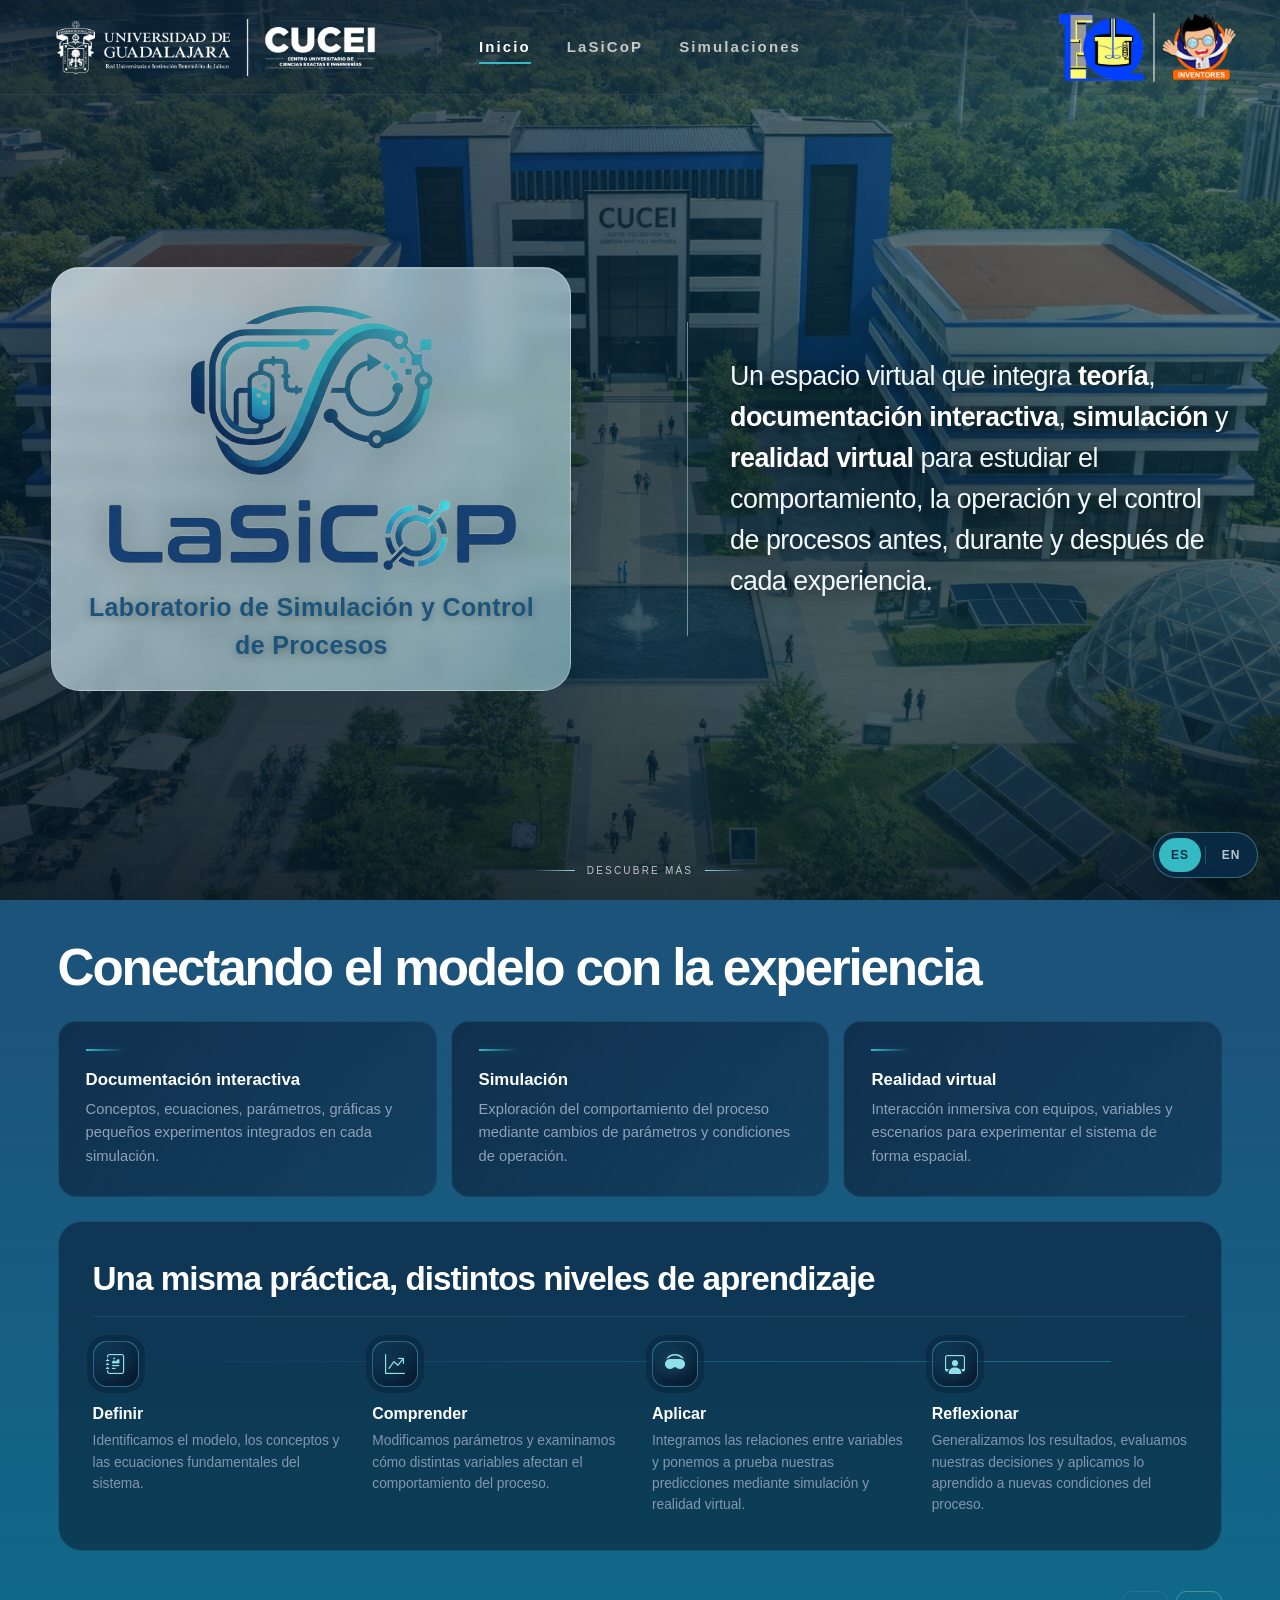
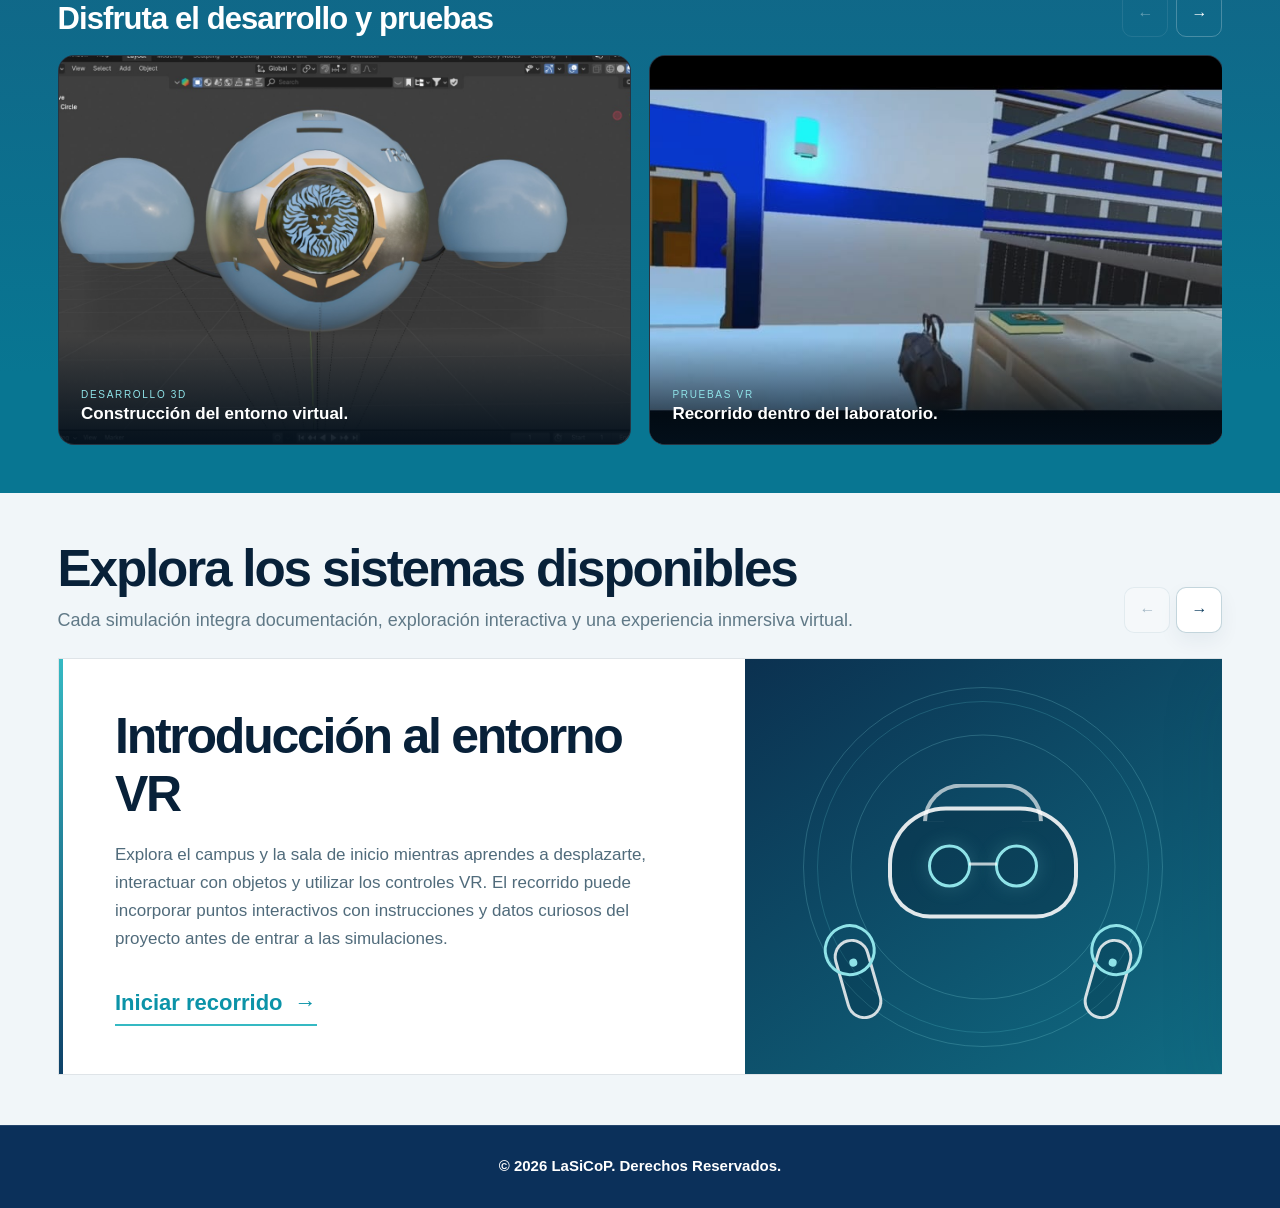
<file: index.html>
<!doctype html>
<html lang="es">
<head>
  <meta charset="utf-8">
  <meta name="viewport" content="width=device-width,initial-scale=1">
  <meta name="description" content="LaSiCoP · Laboratorio de Simulación y Control de Procesos. Plataforma educativa con documentación interactiva, simulación y realidad virtual.">
  <title>LaSiCoP · Laboratorio de Simulación y Control de Procesos</title>
  <link rel="icon" type="image/png" href="assets/lasicop-icon.png">
  <link rel="stylesheet" href="https://cdn.jsdelivr.net/npm/bootstrap-icons@1.11.3/font/bootstrap-icons.min.css">
  <link rel="stylesheet" href="styles.css">
</head>
<body>
  <header class="site-header" id="topbar">
    <a class="header-institution" href="#inicio" aria-label="Ir al inicio">
      <img src="assets/udg-cucei.png" alt="Universidad de Guadalajara y CUCEI">
    </a>

    <nav class="main-nav" aria-label="Navegación principal">
      <a href="#inicio" class="active" data-i18n="nav.home">Inicio</a>
      <a href="#lasicop" data-i18n="nav.lasicop">LaSiCoP</a>
      <a href="#simulaciones" data-i18n="nav.simulations">Simulaciones</a>
    </nav>

    <div class="header-partners" aria-label="Entidades asociadas">
      <img class="header-inventores" src="assets/iq-inventores.png" alt="Departamento de Ingeniería Química e Inventores CUCEI">
    </div>
  </header>

  <main>
    <section class="hero" id="inicio">
      <div class="hero-photo" aria-hidden="true"></div>
      <div class="hero-tint" aria-hidden="true"></div>
      <div class="hero-vignette" aria-hidden="true"></div>

      <div class="hero-main">
        <div class="hero-identity">
          <div class="identity-panel" aria-label="Identidad de LaSiCoP">
            <img class="hero-icon" src="assets/lasicop-icon.png" alt="Isotipo de LaSiCoP">
            <img class="hero-word" src="assets/lasicop-word.png" alt="LaSiCoP">
            <p class="hero-lab-name" data-i18n="hero.lab">Laboratorio de Simulación y Control de Procesos</p>
          </div>
        </div>

        <div class="hero-copy">
          <p class="hero-description" data-i18n="hero.description">Un espacio virtual que integra <strong>teoría</strong>, <strong>documentación interactiva</strong>, <strong>simulación</strong> y <strong>realidad virtual</strong> para estudiar el comportamiento, la operación y el control de procesos antes, durante y después de cada experiencia.</p>
        </div>
      </div>

      <a class="scroll-cue" href="#lasicop" aria-label="Descubre más">
        <span class="scroll-line"></span>
        <span data-i18n="hero.discover">Descubre más</span>
        <span class="scroll-line-inv"></span>
      </a>
    </section>

    <section class="about section" id="lasicop">
      <div class="section-shell">
        <div class="section-heading reveal section-heading-clean">
          <h2 data-i18n="about.title">Conectando el modelo con la experiencia</h2>
        </div>

        <div class="feature-grid reveal" aria-label="Componentes del espacio virtual">
          <article class="feature-card">
            <span class="feature-marker" aria-hidden="true"></span>
            <h3 data-i18n="features.docs.title">Documentación interactiva</h3>
            <p data-i18n="features.docs.text">Conceptos, ecuaciones, parámetros, gráficas y pequeños experimentos integrados en cada simulación.</p>
          </article>
          <article class="feature-card">
            <span class="feature-marker" aria-hidden="true"></span>
            <h3 data-i18n="features.sim.title">Simulación</h3>
            <p data-i18n="features.sim.text">Exploración del comportamiento del proceso mediante cambios de parámetros y condiciones de operación.</p>
          </article>
          <article class="feature-card">
            <span class="feature-marker" aria-hidden="true"></span>
            <h3 data-i18n="features.vr.title">Realidad virtual</h3>
            <p data-i18n="features.vr.text">Interacción inmersiva con equipos, variables y escenarios para experimentar el sistema de forma espacial.</p>
          </article>
        </div>

        <div class="workflow reveal" aria-labelledby="workflow-title">
          <div class="workflow-header">
            <div>
              <h3 id="workflow-title" data-i18n="workflow.title">Una misma práctica, distintos niveles de aprendizaje</h3>
            </div>
          </div>
          <div class="workflow-track">
            <article class="workflow-step">
              <div class="step-node" aria-hidden="true"><i class="bi bi-journal-richtext"></i></div>
              <div><h4 data-i18n="workflow.understand.title">Definir</h4><p data-i18n="workflow.understand.text">Identificamos el modelo, los conceptos y las ecuaciones fundamentales del sistema.</p></div>
            </article>
            <article class="workflow-step">
              <div class="step-node" aria-hidden="true"><i class="bi bi-graph-up-arrow"></i></div>
              <div><h4 data-i18n="workflow.explore.title">Comprender</h4><p data-i18n="workflow.explore.text">Modificamos parámetros y examinamos cómo distintas variables afectan el comportamiento del proceso.</p></div>
            </article>
            <article class="workflow-step">
              <div class="step-node" aria-hidden="true"><i class="bi bi-headset-vr"></i></div>
              <div><h4 data-i18n="workflow.experiment.title">Aplicar</h4><p data-i18n="workflow.experiment.text">Integramos las relaciones entre variables y ponemos a prueba nuestras predicciones mediante simulación y realidad virtual.</p></div>
            </article>
            <article class="workflow-step">
              <div class="step-node" aria-hidden="true"><i class="bi bi-person-workspace"></i></div>
              <div><h4 data-i18n="workflow.analyze.title">Reflexionar</h4><p data-i18n="workflow.analyze.text">Generalizamos los resultados, evaluamos nuestras decisiones y aplicamos lo aprendido a nuevas condiciones del proceso.</p></div>
            </article>
          </div>
        </div>

        <div class="gallery-block reveal">
          <div class="gallery-heading">
            <div>
              <h3 data-i18n="gallery.title">Disfruta el desarrollo y pruebas</h3>
            </div>
            <div class="gallery-controls">
              <button class="gallery-btn" id="galleryPrev" type="button" aria-label="Imagen anterior">←</button>
              <button class="gallery-btn" id="galleryNext" type="button" aria-label="Imagen siguiente">→</button>
            </div>
          </div>
          <div class="gallery-viewport" id="galleryViewport">
            <div class="gallery-track" id="galleryTrack">
              <figure class="gallery-card wide">
                <img src="assets/blender-vr.png" alt="Desarrollo de un entorno de realidad virtual para LaSiCoP">
                <figcaption><span data-i18n="gallery.dev.label">Desarrollo 3D</span><strong data-i18n="gallery.dev.text">Construcción del entorno virtual.</strong></figcaption>
              </figure>
              <figure class="gallery-card portrait">
                <img src="assets/vr-01.jpeg" alt="Prueba del laboratorio virtual">
                <figcaption><span data-i18n="gallery.test.label">Pruebas VR</span><strong data-i18n="gallery.test.text">Recorrido dentro del laboratorio.</strong></figcaption>
              </figure>
              <figure class="gallery-card portrait">
                <img src="assets/vr-02.jpeg" alt="Menú del laboratorio virtual">
                <figcaption><span data-i18n="gallery.interaction.label">Interacción</span><strong data-i18n="gallery.interaction.text">Acceso a experiencias y configuración.</strong></figcaption>
              </figure>
              <figure class="gallery-card portrait">
                <img src="assets/vr-03.jpeg" alt="Identidad de LaSiCoP dentro del entorno virtual">
                <figcaption><span data-i18n="gallery.identity.label">Identidad</span><strong data-i18n="gallery.identity.text">LaSiCoP dentro del entorno inmersivo.</strong></figcaption>
              </figure>
            </div>
          </div>
        </div>
      </div>
    </section>

    <section class="simulations section" id="simulaciones">
      <div class="section-shell">
        <div class="simulation-heading-block reveal">
          <div class="simulation-heading-row">
            <div class="simulation-heading-copy">
              <h2 data-i18n="simulations.title">Explora los sistemas disponibles</h2>
              <p class="section-intro" data-i18n="simulations.intro">Cada simulación integra documentación, exploración interactiva y una experiencia inmersiva virtual.</p>
            </div>
            <div class="simulation-controls" aria-label="Navegación de simulaciones">
              <button class="simulation-btn" id="simulationPrev" type="button" aria-label="Simulación anterior">←</button>
              <button class="simulation-btn" id="simulationNext" type="button" aria-label="Simulación siguiente">→</button>
            </div>
          </div>
        </div>

        <div class="simulation-carousel reveal">
          <div class="simulation-viewport" id="simulationViewport">
            <div class="simulation-track" id="simulationTrack">
              <article class="simulation-card simulation-card-vr">
                <div class="simulation-copy">
                  <h3 data-i18n="vrintro.title">Introducción al entorno VR</h3>
                  <p data-i18n="vrintro.text">Explora el campus y la sala de inicio mientras aprendes a desplazarte, interactuar con objetos y utilizar los controles VR. El recorrido puede incorporar puntos interactivos con instrucciones y datos curiosos del proyecto antes de entrar a las simulaciones.</p>
                  <a href="entry.html?simulation=introduccion-vr" id="vrIntroLink"><span data-i18n="vrintro.enter">Iniciar recorrido</span> <span>→</span></a>
                </div>
                <div class="simulation-visual vr-intro-visual" aria-hidden="true">
                  <div class="vr-orbit orbit-one"></div>
                  <div class="vr-orbit orbit-two"></div>
                  <div class="vr-headset">
                    <span class="vr-lens lens-left"></span>
                    <span class="vr-lens lens-right"></span>
                    <span class="vr-bridge"></span>
                  </div>
                  <div class="vr-controller controller-left"><span></span></div>
                  <div class="vr-controller controller-right"><span></span></div>
                </div>
              </article>

              <article class="simulation-card">
                <div class="simulation-copy">
                  <h3 data-i18n="tank.title">Tanque de nivel</h3>
                  <p data-i18n="tank.text">Estudia el modelo dinámico del sistema, la característica inherente de la válvula, el comportamiento en estado estacionario y linealizado, y el control en lazo abierto y cerrado mediante acciones PID.</p>
                  <a href="entry.html?simulation=tanque-nivel" id="tankLink"><span data-i18n="tank.enter">Entrar a la simulación</span> <span>→</span></a>
                </div>
                <div class="simulation-visual" aria-hidden="true">
                  <div class="tank-inlet" aria-hidden="true">
                    <span class="inlet-horizontal"></span>
                    <span class="inlet-vertical"></span>
                  </div>
                  <div class="tank">
                    <div class="tank-water"></div>
                    <span class="tank-level">h</span>
                  </div>
                </div>
              </article>
            </div>
          </div>
        </div>
      </div>
    </section>
  </main>

  <footer class="footer">
    <div class="footer-inner">
      <p data-i18n="footer.rights">© 2026 LaSiCoP. Derechos Reservados.</p>
    </div>
        <div class="footer-institutions">
      <img
        class="footer-udg"
        src="assets/udg-cucei.png"
        alt="Universidad de Guadalajara y CUCEI"
      >

      <img
        class="footer-iq"
        src="assets/iq-inventores.png"
        alt="Departamento de Ingeniería Química e Inventores"
      >
    </div>
  </footer>


  <div class="language-switcher" role="group" aria-label="Cambiar idioma">
    <button type="button" class="lang-btn active" data-lang="es" aria-pressed="true">ES</button>
    <span class="lang-divider" aria-hidden="true"></span>
    <button type="button" class="lang-btn" data-lang="en" aria-pressed="false">EN</button>
  </div>

  <div class="toast" id="toast" role="status" aria-live="polite" data-i18n="toast.tank">La página del tanque de nivel será el siguiente módulo.</div>
  <script src="script.js"></script>
</body>
</html>
</file>
<file: styles.css>
:root{
  --ink:#061728;
  --ink-2:#0a243c;
  --blue:#0e4168;
  --blue-2:#176c8c;
  --cyan:#35b9c3;
  --cyan-soft:#8fe3e8;
  --paper:#f4f8fb;
  --white:#ffffff;
  --muted:#b8cbd8;
  --line:rgba(255,255,255,.18);
  --orange:#ff6b00;
}
*{box-sizing:border-box}
html{scroll-behavior:smooth}
body{margin:0;background:var(--ink);color:var(--white);font-family:Inter,"Segoe UI",Arial,sans-serif;overflow-x:hidden}
a{color:inherit}
button{font:inherit}

/* Header: logos left/right, LaSiCOP navigation centered */
.site-header{position:fixed;z-index:50;top:0;left:0;right:0;min-height:92px;display:grid;grid-template-columns:minmax(260px,1fr) auto minmax(260px,1fr);align-items:center;gap:28px;padding:12px 3.2vw;background:linear-gradient(180deg,rgba(3,20,34,.48),rgba(3,20,34,.08));border-bottom:1px solid rgba(255,255,255,.11);transition:.3s ease}
.site-header.scrolled{min-height:74px;background:rgba(12,50,94,.94);backdrop-filter:blur(15px);border-color:rgba(255,255,255,.13);box-shadow:0 12px 35px rgba(0,0,0,.18)}
.header-institution{display:flex;align-items:center;justify-self:start;text-decoration:none}
.header-institution img{width:min(405px,29vw);max-height:58px;object-fit:contain;object-position:left center;filter:drop-shadow(0 4px 12px rgba(0,0,0,.22))}
.header-partners{display:flex;align-items:center;justify-content:flex-end;justify-self:end;gap:16px;min-width:0}
.header-iq{width:104px;max-height:58px;object-fit:contain}
.header-inventores{width:180px;max-height:74px;object-fit:contain}
.header-rule{width:1px;height:40px;background:rgba(255,255,255,.38)}
.main-nav{display:flex;align-items:center;justify-content:center;gap:36px;white-space:nowrap}
.main-nav a{position:relative;text-decoration:none;text-transform:none;font-size:15px;font-weight:700;letter-spacing:.14em;color:rgba(255,255,255,.72);padding:10px 0}
.main-nav a:hover,.main-nav a.active{color:#fff}
.main-nav a::after{content:"";position:absolute;left:50%;right:50%;bottom:1px;height:2px;background:var(--cyan);transition:.25s ease}
.main-nav a:hover::after,.main-nav a.active::after{left:0;right:0}

/* Hero */
.hero{position:relative;min-height:100vh;display:flex;flex-direction:column;overflow:hidden;background:#0a3047}
.hero-photo{position:absolute;inset:0;background:url('assets/campus.png') center 44%/cover no-repeat;transform:scale(1.01);filter:saturate(.92) contrast(1.02) brightness(.88)}
.hero-tint{position:absolute;inset:0;background:linear-gradient(105deg,rgba(2,28,47,.63) 0%,rgba(4,46,67,.48) 44%,rgba(13,111,127,.35) 74%,rgba(7,55,75,.48) 100%)}
.hero-vignette{position:absolute;inset:0;background:linear-gradient(180deg,rgba(1,12,22,.20) 0%,rgba(2,20,34,.04) 38%,rgba(3,23,38,.18) 66%,rgba(3,17,30,.72) 100%),radial-gradient(circle at 28% 52%,rgba(2,20,34,.44) 0%,rgba(3,27,44,.22) 27%,transparent 49%),radial-gradient(circle at 77% 51%,rgba(2,20,34,.40) 0%,rgba(3,27,44,.19) 31%,transparent 52%)}
.hero-main{position:relative;z-index:3;flex:1;width:min(1260px,92vw);margin:0 auto;display:grid;grid-template-columns:minmax(430px,.98fr) minmax(440px,1.02fr);gap:clamp(70px,9vw,130px);align-items:center;padding:150px 0 92px}
.hero-identity{text-align:center;position:relative}
.identity-panel{
  position:relative;max-width:520px;margin:0 auto;padding:30px 34px 26px;
  border:1px solid rgba(255,255,255,.26);border-radius:28px;
  background:linear-gradient(145deg,rgba(226,240,246,.70),rgba(178,217,226,.60));
  backdrop-filter:blur(9px);-webkit-backdrop-filter:blur(9px);
  box-shadow:inset 0 1px rgba(255,255,255,.20),0 24px 58px rgba(1,20,34,.18);
}
.identity-panel::before{
  content:"";position:absolute;inset:0;border-radius:inherit;pointer-events:none;
  background:linear-gradient(110deg,rgba(255,255,255,.10),transparent 38%,rgba(53,185,195,.05));
}
.hero-icon{
  position:relative;z-index:1;display:block;width:min(255px,68%);height:auto;margin:0 auto 14px;
  filter:drop-shadow(0 12px 22px rgba(0,0,0,.18));
}
.hero-word{
  position:relative;z-index:1;display:block;width:420px;max-width:94%;height:auto;margin:0 auto 14px;
  filter:brightness(1.22) saturate(1.03) drop-shadow(0 8px 16px rgba(0,0,0,.20));
}
.hero-lab-name{
  position:relative;z-index:1;margin:0 auto;max-width:590px;color:#1c537a;
  font-size:25px;font-weight:760;line-height:1.5;letter-spacing:.015em;
  text-shadow:0 2px 10px rgba(0,0,0,.30);
}
.hero-copy{position:relative;max-width:670px;padding:34px 0 34px 42px;border-left:1px solid rgba(180,240,244,.56)}
.hero-copy::before{content:"";position:absolute;inset:-48px -75px -48px -48px;background:radial-gradient(ellipse at 35% 50%,rgba(2,20,34,.34),transparent 70%);z-index:-1;pointer-events:none}
.hero-description{margin:0;color:#f0f8fb;font-size:clamp(22px,2.1vw,31px);line-height:1.52;letter-spacing:-.018em;text-shadow:0 3px 14px rgba(0,0,0,.42)}
.hero-description strong{color:#fff;font-weight:760}
.scroll-cue{position:absolute;z-index:4;bottom:24px;left:50%;transform:translateX(-50%);display:flex;align-items:center;gap:12px;text-decoration:none;color:rgba(255,255,255,.72);font-size:10px;text-transform:uppercase;letter-spacing:.22em}
.scroll-line{width:42px;height:1px;background:linear-gradient(90deg,transparent,var(--cyan-soft))}
.scroll-line-inv{width:42px;height:1px;background:linear-gradient(90deg, var(--cyan-soft),transparent)}

/* Shared section structure */
.section{position:relative;padding:50px 0}
.section-shell{width:min(1180px,91vw);margin:0 auto}
.about{background:linear-gradient(180deg,#1c537a 10%,#087692 90%)}
.simulations{background:#f1f6f9;color:#082139}
.about.section{padding:42px 0 48px}
.about .section-heading{margin-bottom:26px}
.section-heading{max-width:none;width:100%;margin-bottom:40px;}
.section-label,.overline{margin:0 0 10px;text-transform:uppercase;font-size:11px;font-weight:800;letter-spacing:.22em;color:var(--cyan)}
.section-heading h2{margin:0;max-width:none;width:100%;font-size:clamp(37px,4vw,59px);line-height:1.03;letter-spacing:-.042em;}
.section-intro{max-width:790px;margin:20px 0 0;color:#aebfcb;font-size:18px;line-height:1.68}
.simulations .section-label{color:#087692}
.simulations .section-intro{color:#607987}

/* Objective: restore the more visual treatment from the first concept */
.objective-card{position:relative;display:grid;grid-template-columns:150px 1fr;align-items:center;gap:32px;margin-top:22px;padding:clamp(30px,5vw,54px);border-radius:24px;border:1px solid rgba(113,213,248,.16);background:linear-gradient(135deg,rgba(12,30,58,.72),rgba(5,13,29,.76));box-shadow:inset 0 1px rgba(255,255,255,.028),0 28px 70px rgba(0,0,0,.14);overflow:hidden}
.objective-card::before{content:"";position:absolute;inset:0;background:linear-gradient(90deg,rgba(53,185,195,.035),transparent 32%);pointer-events:none}
.objective-text{margin:0;color:#cbd9e6;font-size:clamp(1.22rem,2.25vw,1.9rem);line-height:1.5;letter-spacing:-.02em}
.objective-text strong{color:#fff;font-weight:680}
.objective-symbol{width:124px;height:124px;position:relative;display:grid;place-items:center}
.objective-symbol .core{width:30px;height:30px;border-radius:50%;background:radial-gradient(circle at 35% 35%,#e4fcff,var(--cyan) 28%,#1765e8 70%);box-shadow:0 0 42px rgba(66,217,239,.35)}
.ring{position:absolute;border-radius:50%;border:1px solid rgba(74,211,244,.45)}
.ring-a{width:74px;height:74px;animation:pulseRing 3s ease-in-out infinite}
.ring-b{width:118px;height:118px;border-style:dashed;animation:slowSpin 16s linear infinite}
@keyframes pulseRing{50%{transform:scale(1.08);opacity:.55}}

.feature-grid{display:grid;grid-template-columns:repeat(3,1fr);gap:14px;margin-top:16px}
.feature-card{position:relative;padding:27px 27px 28px;border:1px solid rgba(89,205,244,.12);border-radius:18px;background:linear-gradient(110deg,rgba(10,27,52,.62),rgba(7,17,35,.34));transition:transform .22s ease,border-color .22s ease,background .22s ease}
.feature-card:hover{transform:translateY(-4px);border-color:rgba(84,214,247,.30);background:linear-gradient(110deg,rgba(12,36,67,.80),rgba(7,17,35,.46))}
.feature-marker{display:block;width:38px;height:2px;margin-bottom:19px;background:linear-gradient(90deg,var(--cyan),transparent);box-shadow:0 0 9px rgba(53,185,195,.22)}
.feature-card h3{margin:0 0 8px;font-size:1.05rem}
.feature-card p{margin:0;color:#8ea1b9;font-size:.92rem;line-height:1.6}

/* Workflow: same visual logic as first version, without numbering */
.workflow{margin-top:24px;padding:clamp(24px,3vw,34px);border-radius:24px;border:1px solid rgba(97,212,247,.15);background:linear-gradient(180deg,rgba(10,27,54,.58),rgba(5,13,27,.45))}
.workflow-header{padding-bottom:18px;border-bottom:1px solid rgba(117,200,232,.11)}
.workflow-header h3{margin:4px 0 0;font-size:clamp(1.5rem,2.6vw,2.2rem);letter-spacing:-.03em}
.workflow-track{position:relative;display:grid;grid-template-columns:repeat(4,1fr);gap:24px;padding-top:24px}
.workflow-track::before{content:"";position:absolute;left:7%;right:7%;top:44px;height:1px;background:linear-gradient(90deg,var(--blue),var(--cyan));opacity:.38}
.workflow-step{position:relative;z-index:2}
.step-node{width:46px;height:46px;display:grid;place-items:center;margin-bottom:18px;border-radius:14px;border:1px solid rgba(109,223,250,.36);background:linear-gradient(145deg,rgba(14,58,89,.92),rgba(7,22,43,.94));box-shadow:0 0 0 6px rgba(8,31,54,.46)}
.step-node i{font-size:20px;line-height:1;color:var(--cyan-soft);filter:drop-shadow(0 0 7px rgba(143,227,232,.28))}
.workflow-step h4{margin:0 0 7px;font-size:1rem}
.workflow-step p{margin:0;color:#8297af;font-size:.86rem;line-height:1.55}

/* Gallery */
.gallery-block{margin-top:40px}
.gallery-heading{display:flex;justify-content:space-between;align-items:end;gap:24px;margin-bottom:18px}
.gallery-heading h3{margin:0;font-size:31px;letter-spacing:-.03em}
.gallery-controls{display:flex;gap:8px}
.gallery-btn{width:46px;height:46px;border:1px solid rgba(255,255,255,.24);background:transparent;color:#fff;cursor:pointer;transition:.2s ease;border-radius:10px}
.gallery-btn:hover:not(:disabled){background:var(--cyan);color:#052033;border-color:var(--cyan)}
.gallery-btn:disabled{opacity:.35;cursor:default}
.gallery-viewport{overflow:hidden;width:100%}
.gallery-track{display:flex;gap:18px;transition:transform .55s cubic-bezier(.22,.61,.36,1);will-change:transform}
.gallery-card{margin:0;position:relative;flex:0 0 calc((100% - 18px)/2);min-width:0;height:390px;background:#071625;overflow:hidden;border:1px solid rgba(255,255,255,.13);border-radius:16px}
.gallery-card.wide{flex-basis:calc((100% - 18px)/2)}
.gallery-card img{width:100%;height:100%;object-fit:cover;display:block;transition:transform .45s ease,filter .45s ease;filter:saturate(.86)}
.gallery-card:hover img{transform:scale(1.025);filter:saturate(1)}
.gallery-card figcaption{position:absolute;left:0;right:0;bottom:0;padding:52px 22px 20px;background:linear-gradient(transparent,rgba(3,16,28,.94));display:flex;flex-direction:column;gap:4px}
.gallery-card figcaption span{color:var(--cyan-soft);font-size:10px;text-transform:uppercase;letter-spacing:.17em}
.gallery-card figcaption strong{font-size:17px}

/* Simulations carousel */
.simulation-heading-row{display:grid;grid-template-columns:minmax(0,1fr) auto;align-items:end;gap:24px;margin-bottom:22px}
.simulation-heading-copy{min-width:0}
.simulation-heading-copy h2{margin:0;font-size:clamp(37px,4vw,59px);line-height:1.03;letter-spacing:-.042em;}
.simulation-heading-copy .section-intro{max-width:900px;margin-top:10px}
.simulation-carousel{position:relative}
.simulation-controls{display:flex;flex:0 0 auto;justify-content:flex-end;gap:6px;margin:0 0 3px}
.simulation-btn{width:46px;height:46px;border-radius:10px;border:1px solid rgba(8,82,111,.24);background:#fff;color:#0a3b5d;cursor:pointer;transition:.2s ease;box-shadow:0 8px 20px rgba(20,58,82,.06)}
.simulation-btn:hover:not(:disabled){background:var(--blue);border-color:var(--blue);color:#fff}
.simulation-btn:disabled{opacity:.32;cursor:default;box-shadow:none}
.simulation-viewport{overflow:hidden;width:100%}
.simulation-track{display:flex;transition:transform .55s cubic-bezier(.22,.61,.36,1);will-change:transform}
.simulation-card{position:relative;flex:0 0 100%;display:grid;grid-template-columns:1.18fr .82fr;min-height:390px;background:#fff;border:1px solid rgba(10,51,77,.13);box-shadow:0 24px 65px rgba(20,58,82,.1);overflow:hidden}
.simulation-card::before{content:"";position:absolute;left:0;top:0;bottom:0;width:4px;background:linear-gradient(var(--cyan),var(--blue))}
.simulation-copy{align-self:center;padding:48px 56px}
.simulation-meta{font-size:11px;text-transform:uppercase;letter-spacing:.18em;color:#0d7f97;font-weight:800;margin:0 0 12px}
.simulation-copy h3{font-size:50px;letter-spacing:-.045em;margin:0 0 18px}
.simulation-copy>p:not(.simulation-meta){font-size:17px;line-height:1.65;color:#506b7b;max-width:620px}
.simulation-copy a{display:inline-flex;gap:12px;align-items:center;margin-top:20px;text-decoration:none;font-weight:800;color:#0a3b5d;border-bottom:2px solid var(--cyan);padding-bottom:8px}
.simulation-copy a span{color:#0b93a8;font-size:22px}
.simulation-visual{position:relative;background:linear-gradient(145deg,#0a3554,#0d5e79);overflow:hidden}
.simulation-visual::before{content:"";position:absolute;width:340px;height:340px;border:1px solid rgba(109,224,232,.18);border-radius:50%;right:-65px;top:20px}
.tank{position:absolute;width:190px;height:220px;border:4px solid rgba(255,255,255,.82);border-top:none;left:50%;top:50%;transform:translate(-50%,-46%);border-radius:0 0 30px 30px;overflow:hidden}
.tank::before{content:"";position:absolute;top:0;left:-8px;right:-8px;height:4px;background:rgba(255,255,255,.82)}
.tank-water{position:absolute;left:0;right:0;bottom:0;height:58%;background:linear-gradient(rgba(67,202,213,.84),rgba(37,135,170,.9));animation:water 4.5s ease-in-out infinite alternate}
.tank-level{position:absolute;right:13px;top:65px;font-size:24px;font-style:italic;color:#fff}

/* Visual de introducción VR */
.vr-intro-visual{background:linear-gradient(145deg,#0b3150,#106c83)}
.vr-intro-visual::before{right:auto;left:50%;top:50%;width:330px;height:330px;transform:translate(-50%,-50%)}
.vr-headset{position:absolute;left:50%;top:50%;width:190px;height:112px;transform:translate(-50%,-54%);border:4px solid rgba(255,255,255,.88);border-radius:58px 58px 42px 42px;background:rgba(4,29,49,.28);animation:vrFloat 3.5s ease-in-out infinite}
.vr-headset::before{content:"";position:absolute;left:50%;top:-27px;width:112px;height:34px;transform:translateX(-50%);border:4px solid rgba(255,255,255,.64);border-bottom:0;border-radius:70px 70px 0 0}
.vr-lens{position:absolute;top:34px;width:43px;height:43px;border:3px solid var(--cyan-soft);border-radius:50%;box-shadow:0 0 20px rgba(143,227,232,.18)}
.lens-left{left:36px}.lens-right{right:36px}
.vr-bridge{position:absolute;left:50%;top:52px;width:28px;height:3px;transform:translateX(-50%);background:rgba(255,255,255,.72)}
.vr-controller{position:absolute;width:36px;height:82px;border:3px solid rgba(255,255,255,.82);border-radius:18px;background:rgba(4,29,49,.22);animation:controllerFloat 3.3s ease-in-out infinite}
.vr-controller::before{content:"";position:absolute;left:50%;top:-18px;width:46px;height:46px;transform:translateX(-50%);border:3px solid var(--cyan-soft);border-radius:50%}
.vr-controller span{position:absolute;left:50%;top:17px;width:8px;height:8px;transform:translateX(-50%);background:var(--cyan-soft);border-radius:50%}
.controller-left{left:20%;bottom:54px;transform:rotate(-16deg)}
.controller-right{right:20%;bottom:54px;transform:rotate(16deg);animation-delay:.35s}
.vr-orbit{position:absolute;left:50%;top:50%;border:1px solid rgba(143,227,232,.22);border-radius:50%;transform:translate(-50%,-50%)}
.orbit-one{width:265px;height:265px;animation:orbitPulse 4s ease-in-out infinite}
.orbit-two{width:360px;height:360px;animation:orbitPulse 4s ease-in-out infinite 1s}
@keyframes vrFloat{0%,100%{transform:translate(-50%,-54%)}50%{transform:translate(-50%,-60%)}}
@keyframes controllerFloat{0%,100%{margin-bottom:0}50%{margin-bottom:8px}}
@keyframes orbitPulse{0%,100%{opacity:.28;transform:translate(-50%,-50%) scale(.96)}50%{opacity:.8;transform:translate(-50%,-50%) scale(1.04)}}

/* Tanque con una sola válvula de entrada centrada */
.tank-inlet{
  position:absolute;
  left:50%;
  top:14%;
  width:0;
  height:48px;
  z-index:3;
}
.inlet-horizontal{
  position:absolute;
  right:0;
  top:0;
  width:108px;
  height:8px;
  border-radius:6px 0 0 6px;
  background:rgba(255,255,255,.86);
}
.inlet-vertical{
  position:absolute;
  left:0;
  top:0;
  width:8px;
  height:48px;
  transform:translateX(-50%);
  border-radius:0 0 6px 6px;
  background:rgba(255,255,255,.86);
}
.tank{top:56%;}

@keyframes water{from{height:46%}to{height:64%}}

.footer{background:rgba(12,50,94,.94);border-top:1px solid rgba(255,255,255,.1);padding:28px 0 30px}
.footer-inner{width:min(1180px,91vw);margin:auto;display:flex;align-items:center;justify-content:center;text-align:center;}
.footer p{width:100%;margin:0;color:#fff;font-size:15px;font-weight:700;line-height:1.6;text-align:center;}
.reveal{opacity:0;transform:translateY(24px);transition:opacity .7s ease,transform .7s ease}.reveal.visible{opacity:1;transform:none}
.toast{position:fixed;z-index:100;left:50%;bottom:26px;transform:translate(-50%,22px);background:#062238;color:#e9fbfd;border:1px solid rgba(72,202,211,.45);padding:13px 18px;box-shadow:0 14px 35px rgba(0,0,0,.28);opacity:0;pointer-events:none;transition:.25s ease;font-size:13px}.toast.show{opacity:1;transform:translate(-50%,0)}
.footer-institutions{display:none;width:min(1180px,91vw);margin:24px auto 0;padding-top:24px;border-top:1px solid rgba(255,255,255,.12);align-items:center;justify-content:center;gap:clamp(34px,6vw,74px)}
.footer-institutions img{display:block;width:auto;height:66px;max-width:44%;object-fit:contain}
.footer-institutions .footer-udg,.footer-institutions .footer-iq{width:auto;max-width:44%;height:66px}


/* Entrada suave del hero */
.hero-icon{opacity:0;transform:translateY(14px) scale(.94);animation:heroMarkIn .72s cubic-bezier(.2,.75,.2,1) .16s forwards}
.hero-word{opacity:0;transform:translateY(12px);animation:heroTextIn .72s cubic-bezier(.2,.75,.2,1) .58s forwards}
.hero-lab-name{opacity:0;transform:translateY(10px);animation:heroTextIn .72s cubic-bezier(.2,.75,.2,1) .70s forwards}
.hero-copy{opacity:0;transform:translateX(18px);animation:heroCopyIn .86s cubic-bezier(.2,.75,.2,1) .72s forwards}
@keyframes heroMarkIn{to{opacity:1;transform:none}}
@keyframes heroTextIn{to{opacity:1;transform:none}}
@keyframes heroCopyIn{to{opacity:1;transform:none}}

/* Selector flotante de idioma */
.language-switcher{
  position:fixed;right:22px;bottom:22px;z-index:90;
  display:flex;align-items:center;gap:4px;padding:5px;
  border:1px solid rgba(143,227,232,.34);border-radius:999px;
  background:rgba(8,42,72,.86);backdrop-filter:blur(12px);
  box-shadow:0 12px 30px rgba(0,0,0,.22);
}
.lang-btn{
  min-width:42px;height:34px;padding:0 10px;border:0;border-radius:999px;
  background:transparent;color:rgba(255,255,255,.72);cursor:pointer;
  font-size:12px;font-weight:800;letter-spacing:.08em;transition:.2s ease;
}
.lang-btn:hover{color:#fff}
.lang-btn.active{background:var(--cyan);color:#063044}
.lang-divider{width:1px;height:18px;background:rgba(255,255,255,.18)}


@media(max-width:520px){
  .simulation-heading-row{grid-template-columns:minmax(0,1fr) auto;align-items:end}
  .simulation-controls{margin-left:0}
}

@media(prefers-reduced-motion:reduce){
  .hero-icon,.hero-word,.hero-lab-name,.hero-copy{opacity:1;transform:none;animation:none}
}

@media(max-width:1080px){
  .site-header{grid-template-columns:1fr auto 1fr;gap:18px;padding-inline:2.4vw}
  .header-institution img{width:min(330px,30vw)}
  .main-nav{gap:22px}.main-nav a{font-size:12px}
  .hero-main{grid-template-columns:1fr;gap:42px;padding-top:150px;text-align:center}
  .hero-copy{margin:0 auto;border-left:0;border-top:1px solid rgba(180,240,244,.52);padding:30px 0 0;max-width:800px}
  .hero-copy::before{inset:-35px -50px -45px}
  .hero-description{font-size:clamp(21px,3vw,28px)}
  .identity-panel{max-width:500px}
  .feature-grid{grid-template-columns:1fr}
}
@media(max-width:950px){
  .header-institution,.header-partners{display:none;}
  .site-header{grid-template-columns:1fr;}
  .main-nav{justify-self:center;}
  .footer-institutions{display:flex;}
  .simulation-card{grid-template-columns:1fr}.simulation-visual{min-height:340px}.tank-inlet{top:12%;height:44px}.inlet-horizontal{width:96px}.inlet-vertical{height:44px}.tank{top:58%}
}


@media(max-width:800px){
  .gallery-card,.gallery-card.wide{flex-basis:100%;min-width:100%}
  .simulation-heading-row{gap:14px;margin-bottom:16px}
  .simulation-btn{width:42px;height:42px}
}

@media(max-width:620px){
  .language-switcher{right:14px;bottom:14px}
  .simulation-heading-row{grid-template-columns:minmax(0,1fr) auto;align-items:end;gap:12px}
  .simulation-heading-row h2{font-size:clamp(36px,9vw,48px)}
  .simulation-heading-copy .section-intro{margin-top:8px}
  .simulation-controls{align-self:end;margin:0}
  .site-header{grid-template-columns:1fr;gap:8px;min-height:92px;padding:9px 16px}
  .header-institution{justify-self:center}.header-institution img{width:min(300px,78vw);max-height:41px;object-position:center}
  .main-nav{justify-self:center;gap:20px}.main-nav a{font-size:12px;letter-spacing:.11em}
  .hero-main{width:calc(100% - 30px);padding-top:145px;padding-bottom:78px}
  .identity-panel{padding:24px 20px 22px}
  .hero-word{width:330px}.hero-lab-name{font-size:10px;letter-spacing:.13em}
  .hero-description{font-size:20px;line-height:1.55}
  .scroll-cue{display:none}
  .section{padding:40px 0}.section-heading{margin-bottom:20px}.section-heading h2{font-size:38px}.section-intro{font-size:16px}
  .objective-card{grid-template-columns:1fr;padding:27px}.objective-symbol{width:105px;height:105px}.objective-text{font-size:1.22rem}
  .workflow{padding:24px 20px}.workflow-track{grid-template-columns:1fr}.workflow-step{display:grid;grid-template-columns:52px 1fr;gap:14px}.step-node{margin-bottom:0}
  .gallery-heading{align-items:flex-start}
  .gallery-card,.gallery-card.wide{flex-basis:100%;min-width:100%;height:330px}
  .simulation-copy{padding:34px 24px}.simulation-copy h3{font-size:42px}.simulation-visual{min-height:300px}.vr-headset{width:168px;height:100px}.controller-left{left:14%}.controller-right{right:14%}.tank-inlet{top:8%;height:42px}.inlet-horizontal{width:84px}.inlet-vertical{height:42px}.tank{top:59%}
  .footer-inner{align-items:center;justify-content:center;text-align:center}
  .footer-institutions{
    flex-direction:column;
    align-items:center;
    gap:22px;
  }
  .footer-institutions .footer-udg,
  .footer-institutions .footer-iq{
    width:auto;
    height:72px;
    max-width:90vw;
  }
}

@media(max-width:480px){
  .simulation-heading-row{grid-template-columns:1fr}
  .simulation-controls{justify-content:flex-end;margin-top:-2px}
}
</file>
